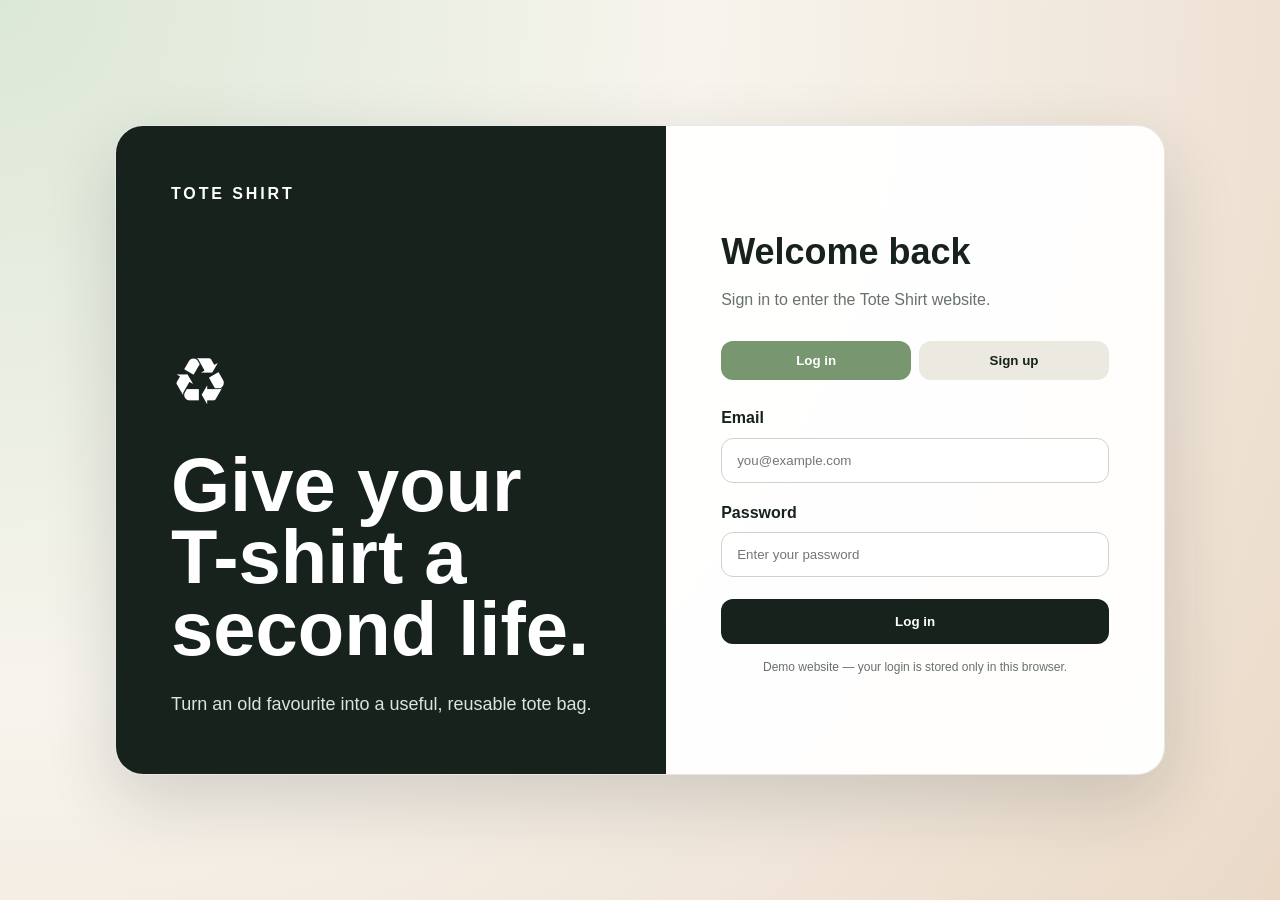
<file: index.html>
<!DOCTYPE html>
<html lang="en">
<head>
    <meta charset="UTF-8">
    <meta name="viewport" content="width=device-width, initial-scale=1.0">
    <title>Tote Shirt — T-Shirt to Tote Bag</title>
    <link rel="stylesheet" href="css.css">
</head>

<body>

<!-- ================= LOGIN / SIGN UP SCREEN ================= -->

<div id="authScreen" class="auth-screen">

    <div class="auth-card">

        <div class="auth-left">
            <div class="brand">TOTE SHIRT</div>

            <div class="auth-message">
                <div class="recycle-symbol">♻</div>

                <h1>
                    Give your<br>
                    T-shirt a<br>
                    second life.
                </h1>

                <p>
                    Turn an old favourite into a useful,
                    reusable tote bag.
                </p>
            </div>
        </div>


        <div class="auth-right">

            <h2 id="authTitle">Welcome back</h2>

            <p class="auth-subtitle">
                Sign in to enter the Tote Shirt website.
            </p>


            <div class="auth-tabs">

                <button
                    class="auth-tab active"
                    id="loginTab"
                    type="button">
                    Log in
                </button>

                <button
                    class="auth-tab"
                    id="signupTab"
                    type="button">
                    Sign up
                </button>

            </div>


            <form id="authForm">

                <div
                    class="form-group"
                    id="nameGroup"
                    style="display:none;">

                    <label for="name">
                        Name
                    </label>

                    <input
                        type="text"
                        id="name"
                        placeholder="Your name">
                </div>


                <div class="form-group">

                    <label for="email">
                        Email
                    </label>

                    <input
                        type="email"
                        id="email"
                        placeholder="you@example.com"
                        required>
                </div>


                <div class="form-group">

                    <label for="password">
                        Password
                    </label>

                    <input
                        type="password"
                        id="password"
                        placeholder="Enter your password"
                        required>
                </div>


                <button
                    type="submit"
                    class="auth-submit"
                    id="authButton">

                    Log in

                </button>

            </form>


            <p class="demo-text">
                Demo website — your login is stored only
                in this browser.
            </p>

        </div>

    </div>

</div>



<!-- ================= MAIN WEBSITE ================= -->

<div id="mainWebsite" style="display:none;">


    <!-- NAVIGATION -->

    <header class="navbar">

        <div class="nav-container">

            <a href="#home" class="logo">
                TOTE SHIRT
            </a>


            <nav class="nav-links">

                <a href="#about">
                    About
                </a>

                <a href="#how">
                    How It Works
                </a>

                <a href="#pricing">
                    Pricing
                </a>

                <a href="#contact">
                    Get in Touch
                </a>

                <button
                    id="logoutButton"
                    class="logout-button">

                    Log out

                </button>

            </nav>

        </div>

    </header>



    <!-- ================= HERO ================= -->

    <section id="home" class="hero">

        <div class="hero-container">

            <div class="hero-text">

                <span class="eyebrow">
                    T-SHIRT → TOTE BAG
                </span>

                <h1>
                    Wear it.<br>
                    Reuse it.
                </h1>

                <p>
                    ReTote transforms old and unwanted
                    T-shirts into practical, reusable
                    tote bags.
                </p>


                <div class="hero-buttons">

                    <a
                        href="#pricing"
                        class="button dark-button">

                        See Pricing

                    </a>


                    <a
                        href="#contact"
                        class="button light-button">

                        Get in Touch

                    </a>

                </div>

            </div>


            <div class="hero-art">

                <div class="tote-illustration">

                    <div class="tote-handle"></div>

                    <div class="tote-body">

                        <span>
                            TOTE SHIRT
                        </span>

                    </div>

                </div>

            </div>

        </div>

    </section>



    <!-- ================= ABOUT ================= -->

    <section id="about" class="section">

        <div class="section-container">

            <span class="eyebrow">
                THE IDEA
            </span>

            <h2 class="section-title">
                A simple change with
                a useful result.
            </h2>

            <p class="section-description">
                Instead of letting an unwanted T-shirt
                sit unused, we transform it into
                something useful that can be carried
                again and again.
            </p>


            <div class="three-cards">


                <div class="info-card">

                    <span class="card-number">
                        01
                    </span>

                    <h3>
                        Upcycle
                    </h3>

                    <p>
                        Give an old T-shirt a new purpose
                        instead of throwing it away.
                    </p>

                </div>



                <div class="info-card">

                    <span class="card-number">
                        02
                    </span>

                    <h3>
                        Personal
                    </h3>

                    <p>
                        Keep the colours, graphics and
                        memories that made your shirt special.
                    </p>

                </div>



                <div class="info-card">

                    <span class="card-number">
                        03
                    </span>

                    <h3>
                        Useful
                    </h3>

                    <p>
                        Turn it into a lightweight tote
                        for everyday use.
                    </p>

                </div>

            </div>

        </div>

    </section>



    <!-- ================= HOW IT WORKS ================= -->

    <section
        id="how"
        class="section steps-section">

        <div class="section-container">

            <span class="eyebrow">
                HOW IT WORKS
            </span>

            <h2 class="section-title">
                From shirt to tote.
            </h2>


            <div class="three-cards">


                <div class="info-card">

                    <span class="card-number">
                        STEP 1
                    </span>

                    <h3>
                        Choose your T-shirt
                    </h3>

                    <p>
                        Pick a clean T-shirt that you
                        no longer use but still want
                        to keep.
                    </p>

                </div>



                <div class="info-card">

                    <span class="card-number">
                        STEP 2
                    </span>

                    <h3>
                        We transform it
                    </h3>

                    <p>
                        The T-shirt is reshaped into
                        a practical tote bag.
                    </p>

                </div>



                <div class="info-card">

                    <span class="card-number">
                        STEP 3
                    </span>

                    <h3>
                        Carry it again
                    </h3>

                    <p>
                        Your old T-shirt gets a
                        completely new purpose.
                    </p>

                </div>

            </div>

        </div>

    </section>



    <!-- ================= PRICING ================= -->

    <section
        id="pricing"
        class="section">

        <div class="section-container">

            <span class="eyebrow">
                SIMPLE PRICING
            </span>

            <h2 class="section-title">
                One clear price.
            </h2>

            <p class="section-description">
                A straightforward starting price for
                a basic T-shirt-to-tote conversion.
            </p>


            <div class="price-card">

                <div>

                    <span class="price-label">
                        TOTE PRICE
                    </span>

                    <div class="price">
                        ₹149
                    </div>

                    <p>
                        Basic T-shirt tote conversion
                    </p>

                </div>


                <a
                    href="#contact"
                    class="button dark-button">

                    Ask About an Order

                </a>

            </div>

        </div>

    </section>



    <!-- ================= GET IN TOUCH ================= -->

    <section
        id="contact"
        class="contact-section">

        <div class="contact-container">


            <!-- POSTER -->

            <div class="contact-poster">

                <div class="poster-top">
                    RETOTE • GET IN TOUCH
                </div>

                <div class="poster-main">

                    <h2>
                        OLD<br>
                        SHIRT.<br>
                        NEW<br>
                        PURPOSE.
                    </h2>

                </div>

                <p>
                    Have a T-shirt you'd like
                    to transform?
                    We'd love to hear from you.
                </p>

            </div>



            <!-- CONTACT INFORMATION -->

            <div class="contact-information">

                <span class="eyebrow">
                    GET IN TOUCH
                </span>

                <h2 class="section-title">
                    Let's make something useful.
                </h2>

                <p class="contact-description">
                    For orders, questions, custom ideas
                    or collaboration, get in touch with us.
                </p>


                <div class="contact-item">

                    <strong>
                        Email
                    </strong>

                    <span>
                        toteshirtindia@gmail.com
                    </span>

                </div>


                <div class="contact-item">

                    <strong>
                        Instagram
                    </strong>

                    <span>
                        @toteshirtindia
                    </span>

                </div>


                <div class="contact-item">

                    <strong>
                        Response time
                    </strong>

                    <span>
                        Usually within 3–5 days
                    </span>

                </div>

            </div>

        </div>

    </section>



    <!-- ================= FOOTER ================= -->

    <footer>

        <p>
            © 2026 ReTote —
            T-shirt to Tote Bag Project.
        </p>

    </footer>


</div>


<script src="script.js"></script>

</body>
</html>
</file>
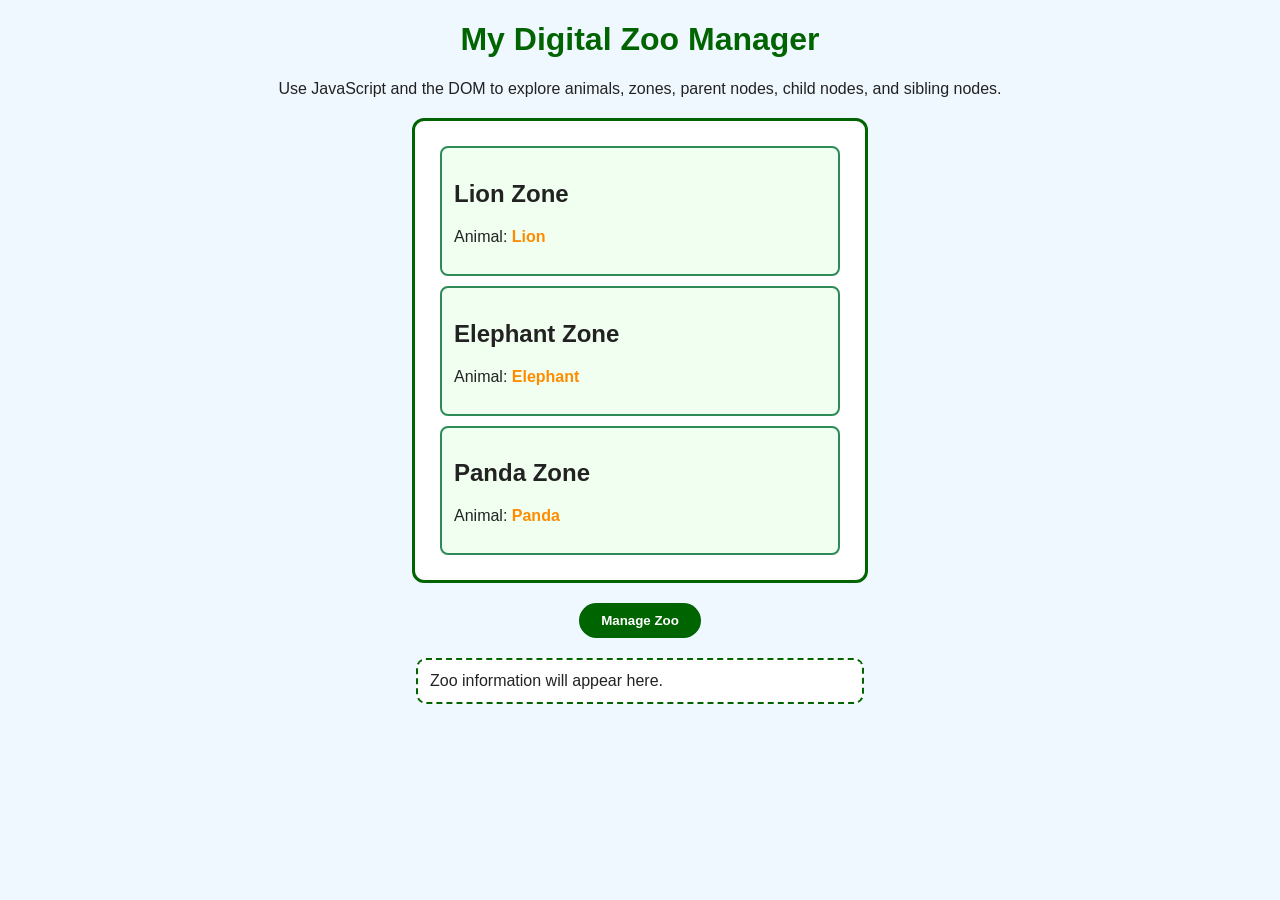
<file: html_js6_pjt.html>
<!DOCTYPE html>
<html>
<head>
  <title>My Digital Zoo Manager</title>

  <style>
    body {
      font-family: Arial, sans-serif;
      background-color: aliceblue;
      text-align: center;
      color: #222222;
    }

    h1 {
      color: darkgreen;
    }

    #zoo {
      width: 420px;
      border: 3px solid darkgreen;
      border-radius: 12px;
      background-color: white;
      margin: 20px auto;
      padding: 15px;
    }

    .zone {
      border: 2px solid seagreen;
      border-radius: 8px;
      margin: 10px;
      padding: 12px;
      background-color: #f0fff0;
      text-align: left;
    }

    .animal {
      font-weight: bold;
      color: darkorange;
    }

    button {
      background-color: darkgreen;
      color: white;
      border: none;
      border-radius: 20px;
      padding: 10px 22px;
      cursor: pointer;
      font-weight: bold;
    }

    #output {
      width: 420px;
      border: 2px dashed darkgreen;
      border-radius: 10px;
      background-color: #ffffff;
      margin: 20px auto;
      padding: 12px;
      text-align: left;
    }
  </style>
</head>

<body>

  <h1>My Digital Zoo Manager</h1>

  <p>
    Use JavaScript and the DOM to explore animals, zones, parent nodes,
    child nodes, and sibling nodes.
  </p>

  <div id="zoo">

    <div class="zone" id="lionZone">
      <h2>Lion Zone</h2>
      <p>Animal: <span class="animal">Lion</span></p>
    </div>

    <div class="zone" id="elephantZone">
      <h2>Elephant Zone</h2>
      <p>Animal: <span class="animal">Elephant</span></p>
    </div>

    <div class="zone" id="pandaZone">
      <h2>Panda Zone</h2>
      <p>Animal: <span class="animal">Panda</span></p>
    </div>

  </div>

  <button onclick="manageZoo()">Manage Zoo</button>

  <div id="output">
    Zoo information will appear here.
  </div>

  <script>
    function manageZoo() {

      // HTML DOM: Selecting elements from the webpage
      let zoo = document.getElementById("zoo");
      let tigerZone = document.getElementById("tigerZone");
      let monkeyZone = document.getElementById("monkeyZone");
      let pandaZone = document.getElementById("pandaZone");
      let output = document.getElementById("output");

      // The DOM Tree: zoo is the parent container of all animal zones
      let parentNodeName = tigerZone.parentNode.id;

      // Parent, Child, and Sibling Nodes
      let firstChildZone = zoo.children[0].id;
      let secondChildZone = zoo.children[1].id;
      let nextSiblingZone = tigerZone.nextElementSibling.id;
      let previousSiblingZone = pandaZone.previousElementSibling.id;

      // Types of Nodes
      let elementNodeType = tigerZone.nodeType;
      let textNodeType = tigerZone.firstChild.nodeType;

      // JavaScript and the DOM: Changing content and style
      tigerZone.style.backgroundColor = "#fff3cd";
      monkeyZone.style.backgroundColor = "#d1ecf1";
      pandaZone.style.backgroundColor = "#f8d7da";

      tigerZone.querySelector("h2").innerHTML = "Updated Tiger Zone";
      monkeyZone.querySelector("h2").innerHTML = "Updated Monkey Zone";
      pandaZone.querySelector("h2").innerHTML = "Updated Panda Zone";

      output.innerHTML =
        "<strong>DOM Tree Information:</strong><br>" +
        "Parent of Tiger Zone: " + parentNodeName + "<br>" +
        "First child of Zoo: " + firstChildZone + "<br>" +
        "Second child of Zoo: " + secondChildZone + "<br><br>" +

        "<strong>Sibling Node Information:</strong><br>" +
        "Next sibling of Tiger Zone: " + nextSiblingZone + "<br>" +
        "Previous sibling of Panda Zone: " + previousSiblingZone + "<br><br>" +

        "<strong>Types of Nodes:</strong><br>" +
        "Tiger Zone element node type: " + elementNodeType + "<br>" +
        "Tiger Zone first child text node type: " + textNodeType + "<br><br>" +

        "<strong>DOM Update:</strong><br>" +
        "The animal zone headings and background colours were updated using JavaScript.";
    }
  </script>

</body>
</html>
</file>
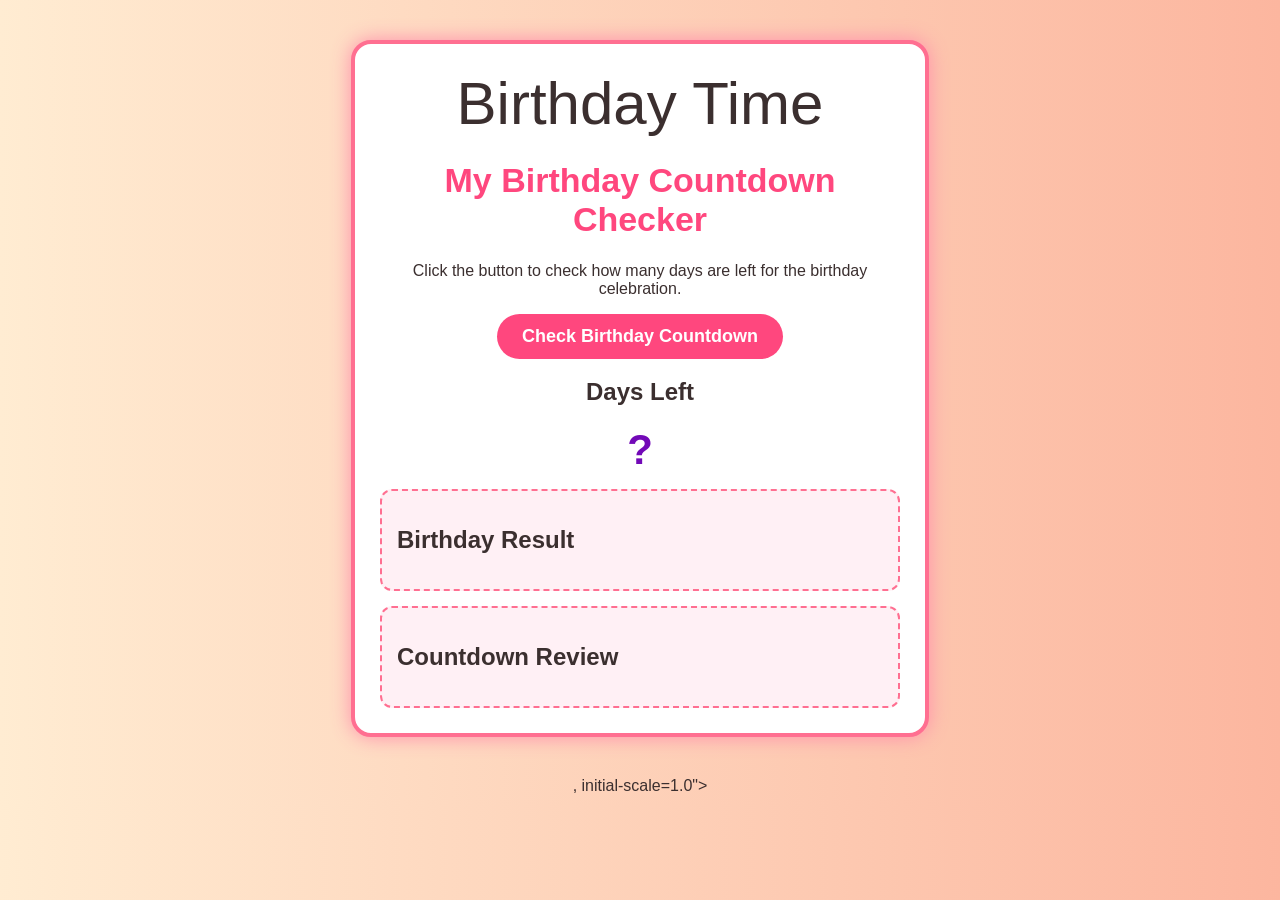
<file: html_js7_pjt.html>
<!DOCTYPE html>
<html lang="en">
<head>
    <meta charset="UTF-8">
    <meta name="viewport" content="width=device-width, initial-scale=1.0">
    <title>My Birthday Countdown Checker</title>


  <style>
    body {
      font-family: Arial, sans-serif;
      background: linear-gradient(to right, #ffecd2, #fcb69f);
      color: #3b2f2f;
      text-align: center;
    }


    .birthday-card {
      width: 520px;
      background-color: white;
      border: 4px solid #ff6f91;
      border-radius: 20px;
      margin: 40px auto;
      padding: 25px;
      box-shadow: 0 0 20px #ff8fab;
    }


    h1 {
      color: #ff477e;
      font-size: 34px;
    }


    .emoji {
      font-size: 60px;
    }


    .info-box {
      background-color: #fff0f5;
      border: 2px dashed #ff6f91;
      border-radius: 12px;
      padding: 15px;
      margin-top: 15px;
      text-align: left;
    }


    button {
      background-color: #ff477e;
      color: white;
      border: none;
      border-radius: 25px;
      padding: 12px 25px;
      font-size: 18px;
      cursor: pointer;
      font-weight: bold;
    }


    button:hover {
      background-color: #d6336c;
    }


    #daysBox {
      font-size: 42px;
      font-weight: bold;
      color: #7209b7;
    }


    #result {
      font-size: 17px;
      line-height: 1.6;
    }


    #countdown {
      color: #ff477e;
      font-weight: bold;
      line-height: 1.6;
    }
  </style>
</head>


<body>


  <div class="birthday-card">


    <div class="emoji">Birthday Time</div>


    <h1>My Birthday Countdown Checker</h1>


    <p>
      Click the button to check how many days are left for the birthday celebration.
    </p>


    <button onclick="checkBirthday()">Check Birthday Countdown</button>


    <h2>Days Left</h2>
    <div id="daysBox">?</div>


    <div class="info-box">
      <h2>Birthday Result</h2>
      <p id="result"></p>
    </div>


    <div class="info-box">
      <h2>Countdown Review</h2>
      <p id="countdown"></p>
    </div>


  </div>


  <script>
    function checkBirthday() {


      // Null and Undefined
      let birthdayGift = null;
      let birthdayPlan;


      // Block Scope using let and const
      const studentName = "Aayushi Jain";
      const birthdayMonth = 9;
      const birthdayDate = 10;


      let message = "HAPPY BIRTHDAY, " + studentName + "!";
      let countdownText = "";


      // The Date Object
      let today = new Date();
      let currentYear = today.getFullYear();


      let birthday = new Date(currentYear, birthdayMonth - 1, birthdayDate);


      // Comparison Operator with if statement
      if (birthday < today) {
        birthday = new Date(currentYear + 1, birthdayMonth - 1, birthdayDate);
      }


      let timeDifference = birthday - today;
      let daysLeft = Math.ceil(timeDifference / (1000 * 60 * 60 * 24));


      // Comparison Operators and if/else Conditional Statements
      if (daysLeft === 0) {
        message = "Happy Birthday, " + studentName + "! Today is your special day!";
      } else if (daysLeft <= 7) {
        message = "Your birthday is almost here, " + studentName + "!";
      } else {
        message = "Keep counting, " + studentName + "! Your birthday is coming soon.";
      }


      // String Concatenation
      let finalMessage = "Student Name: " + studentName + "<br>";
      finalMessage = finalMessage + "Today's Date: " + today.toDateString() + "<br>";
      finalMessage = finalMessage + "Birthday Date: " + birthday.toDateString() + "<br>";
      finalMessage = finalMessage + "Message: " + message + "<br><br>";


      finalMessage = finalMessage + "Birthday Gift: " + birthdayGift + "<br>";
      finalMessage = finalMessage + "Birthday Plan: " + birthdayPlan;


      document.getElementById("daysBox").innerHTML = daysLeft;
      document.getElementById("result").innerHTML = finalMessage;


      // While Loop
      let day = 1;


      while (day <= 5) {
        countdownText = countdownText + "Countdown check " + day;
        countdownText = countdownText + ": Birthday announcement coming soon ...<br>";
        day++;
      }


      document.getElementById("countdown").innerHTML = countdownText;
    }
  </script>


</body>
</html>
, initial-scale=1.0">
    <title>Document</title>
</head>
<body>
    
</body>
</html>
</file>
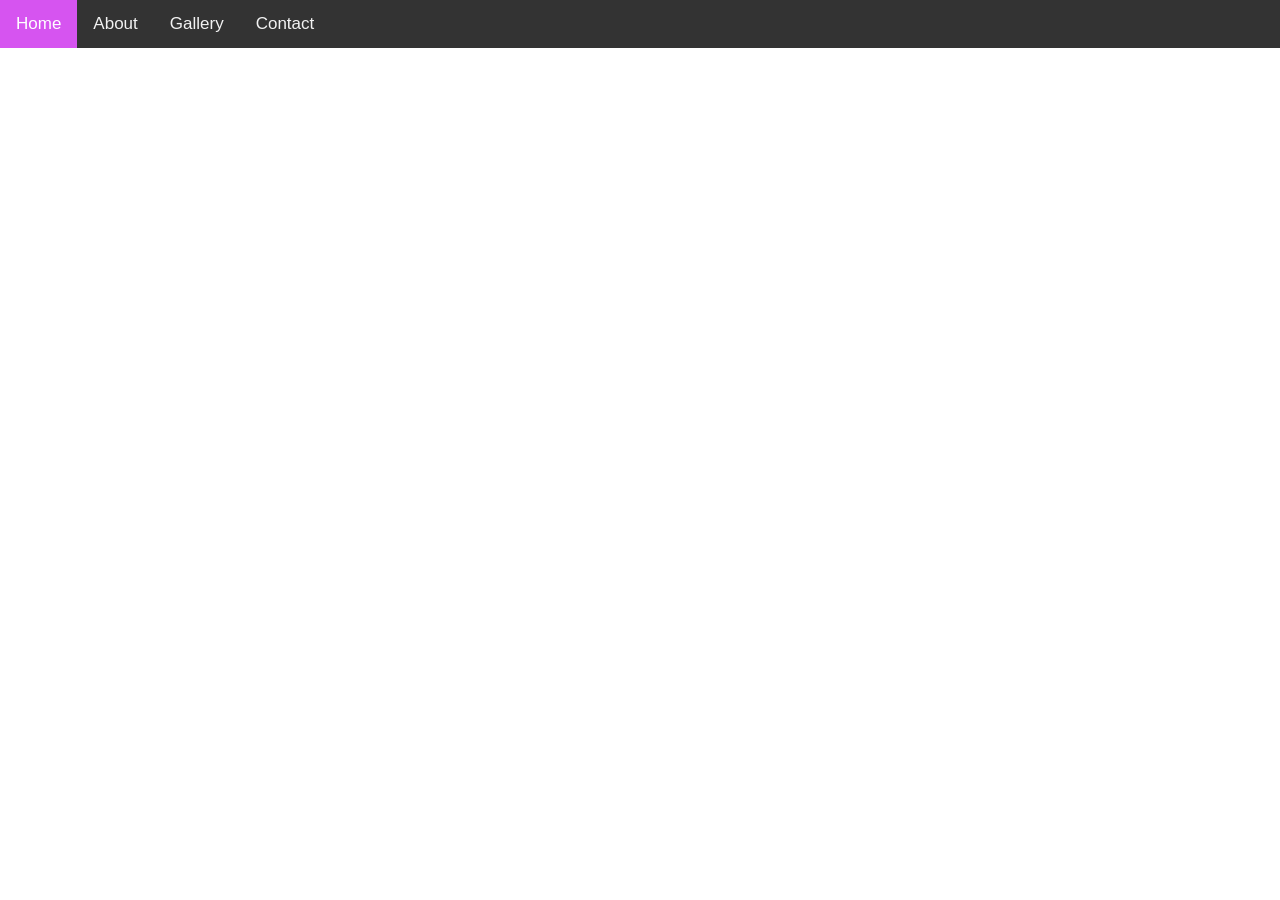
<file: nav.html>
<!DOCTYPE html>
<html lang="en">
    <head>
        <title>Navigation</title>
    <style>
        body{
            margin: 0;
            font-family: Arial, Helvetica, sans-serif;
        }
        .topnav {
            overflow: hidden;
            background-color: #333;
        }
        .topnav a {
            float: left;
            display: block;
            color: #f2f2f2;
            text-align: center;
            padding: 14px 16px;
            text-decoration: none;
            font-size: 17px;}
        .topnav a:hover {
            background-color: #d654f0;
            color: aliceblue;
        }    
        .topnav a.active {
            background-color: #d654f0;
            color: white;
        }
    </style>
    </head>
    <body>
        <div class="topnav">
            <a class="active" href="index.html">Home</a>
            <a href="about.html">About</a>
            <a href="gallery.html">Gallery</a>
            <a href="contact.html">Contact</a>
        </div>
    </body>
</html>
</file>
<file: css.css>
* {
    box-sizing: border-box;
    margin: 0;
    padding: 0;
}

:root {
    --dark: #17221d;
    --dark-soft: #26342d;
    --cream: #f7f4ed;
    --cream-dark: #eee8da;
    --green: #78966f;
    --green-light: #dbe6d6;
    --orange: #c98f62;
    --white: #ffffff;
    --grey: #68716b;
    --border: #dedad1;
}

html {
    scroll-behavior: smooth;
}

body {
    font-family: Arial, Helvetica, sans-serif;
    background: var(--cream);
    color: var(--dark);
    line-height: 1.6;
}

a {
    text-decoration: none;
    color: inherit;
}

button,
input {
    font-family: inherit;
}


/* =========================================================
   LOGIN / SIGN UP
   ========================================================= */

.auth-screen {
    min-height: 100vh;

    display: grid;
    place-items: center;

    padding: 25px;

    background:
        radial-gradient(
            circle at top left,
            #dce8d7 0%,
            #f7f4ed 45%,
            #ead9c7 100%
        );
}


.auth-card {
    width: min(1050px, 100%);

    min-height: 650px;

    display: grid;

    grid-template-columns: 1.05fr 0.95fr;

    overflow: hidden;

    background: rgba(255, 255, 255, 0.95);

    border-radius: 28px;

    border: 1px solid rgba(23, 34, 29, 0.1);

    box-shadow:
        0 25px 70px rgba(23, 34, 29, 0.16);
}


/* LEFT SIDE */

.auth-left {
    padding: 55px;

    display: flex;

    flex-direction: column;

    justify-content: space-between;

    background: var(--dark);

    color: var(--white);
}


.brand,
.logo {
    font-size: 16px;

    font-weight: 900;

    letter-spacing: 0.18em;

    text-transform: uppercase;
}


.auth-message {
    max-width: 520px;
}


.recycle-symbol {
    font-size: 65px;

    margin-bottom: 15px;
}


.auth-message h1 {
    font-size: clamp(45px, 6vw, 76px);

    line-height: 0.95;

    margin-bottom: 25px;
}


.auth-message p {
    max-width: 430px;

    color: #dbe4de;

    font-size: 18px;
}


/* RIGHT SIDE */

.auth-right {
    padding: 55px;

    display: flex;

    flex-direction: column;

    justify-content: center;
}


.auth-right h2 {
    font-size: 36px;

    margin-bottom: 7px;
}


.auth-subtitle {
    color: var(--grey);

    margin-bottom: 28px;
}


.auth-tabs {
    display: flex;

    gap: 8px;

    margin-bottom: 25px;
}


.auth-tab {
    flex: 1;

    padding: 12px;

    border: 0;

    border-radius: 12px;

    background: #ece9e0;

    color: var(--dark);

    font-weight: 800;

    cursor: pointer;

    transition: 0.2s ease;
}


.auth-tab:hover {
    transform: translateY(-1px);
}


.auth-tab.active {
    background: var(--green);

    color: white;
}


.form-group {
    margin-bottom: 17px;
}


.form-group label {
    display: block;

    margin-bottom: 7px;

    font-weight: 700;
}


.form-group input {
    width: 100%;

    padding: 14px 15px;

    border: 1px solid #d4d1c8;

    border-radius: 12px;

    background: white;

    outline: none;

    transition: 0.2s ease;
}


.form-group input:focus {
    border-color: var(--green);

    box-shadow:
        0 0 0 3px rgba(120, 150, 111, 0.15);
}


.auth-submit {
    width: 100%;

    padding: 15px;

    margin-top: 5px;

    border: 0;

    border-radius: 12px;

    background: var(--dark);

    color: white;

    font-weight: 800;

    cursor: pointer;

    transition: 0.2s ease;
}


.auth-submit:hover {
    background: var(--dark-soft);

    transform: translateY(-1px);
}


.demo-text {
    margin-top: 14px;

    text-align: center;

    font-size: 12px;

    color: var(--grey);
}



/* =========================================================
   NAVIGATION
   ========================================================= */

.navbar {
    position: sticky;

    top: 0;

    z-index: 100;

    background: rgba(247, 244, 237, 0.94);

    backdrop-filter: blur(12px);

    border-bottom: 1px solid #e2ddd3;
}


.nav-container {
    max-width: 1200px;

    margin: auto;

    padding: 16px 22px;

    display: flex;

    align-items: center;

    justify-content: space-between;

    gap: 20px;
}


.nav-links {
    display: flex;

    align-items: center;

    gap: 22px;
}


.nav-links a {
    font-size: 14px;

    font-weight: 700;

    transition: 0.2s ease;
}


.nav-links a:hover {
    color: var(--green);
}


.logout-button {
    padding: 8px 13px;

    border: 1px solid #cbc7be;

    border-radius: 10px;

    background: transparent;

    cursor: pointer;

    font-weight: 700;
}



/* =========================================================
   GENERAL
   ========================================================= */

.section {
    padding: 90px 22px;
}


.section-container {
    max-width: 1200px;

    margin: auto;
}


.eyebrow {
    display: inline-block;

    color: var(--green);

    font-size: 12px;

    font-weight: 900;

    letter-spacing: 0.18em;
}


.section-title {
    max-width: 850px;

    margin-top: 12px;

    margin-bottom: 16px;

    font-size: clamp(36px, 5vw, 58px);

    line-height: 1;
}


.section-description {
    max-width: 700px;

    margin-bottom: 38px;

    color: var(--grey);

    font-size: 17px;
}



/* =========================================================
   HERO
   ========================================================= */

.hero {
    padding: 85px 22px 75px;
}


.hero-container {
    max-width: 1200px;

    margin: auto;

    display: grid;

    grid-template-columns: 1.1fr 0.9fr;

    align-items: center;

    gap: 55px;
}


.hero-text h1 {
    margin: 14px 0 24px;

    font-size: clamp(55px, 8vw, 100px);

    line-height: 0.88;
}


.hero-text p {
    max-width: 620px;

    color: var(--grey);

    font-size: 19px;
}


.hero-buttons {
    display: flex;

    flex-wrap: wrap;

    gap: 12px;

    margin-top: 30px;
}


.button {
    display: inline-block;

    padding: 13px 20px;

    border-radius: 12px;

    font-weight: 800;

    transition: 0.2s ease;
}


.button:hover {
    transform: translateY(-2px);
}


.dark-button {
    background: var(--dark);

    color: white;
}


.light-button {
    border: 1px solid #cec9bf;

    background: transparent;
}


/* HERO BAG */

.hero-art {
    min-height: 440px;

    border-radius: 28px;

    display: grid;

    place-items: center;

    overflow: hidden;

    background:
        linear-gradient(
            145deg,
            #d8e2d3,
            #b8c8ad 45%,
            #d4a57d
        );
}


.tote-illustration {
    position: relative;

    width: 250px;

    height: 320px;

    transform: rotate(-6deg);
}


.tote-body {
    position: absolute;

    left: 0;

    bottom: 0;

    width: 250px;

    height: 280px;

    display: flex;

    align-items: center;

    justify-content: center;

    background: #f3eee2;

    border-radius:
        20px
        20px
        38px
        38px;

    box-shadow:
        25px 25px 0 rgba(23, 34, 29, 0.13);
}


.tote-body span {
    font-size: 34px;

    font-weight: 900;

    letter-spacing: 0.16em;
}


.tote-handle {
    position: absolute;

    z-index: 2;

    left: 57px;

    top: 0;

    width: 135px;

    height: 90px;

    border: 16px solid #f3eee2;

    border-bottom: 0;

    border-radius: 90px 90px 0 0;
}



/* =========================================================
   CARDS
   ========================================================= */

.three-cards {
    display: grid;

    grid-template-columns:
        repeat(3, 1fr);

    gap: 20px;
}


.info-card {
    padding: 28px;

    background: white;

    border: 1px solid #e4dfd5;

    border-radius: 20px;

    transition: 0.2s ease;
}


.info-card:hover {
    transform: translateY(-4px);

    box-shadow:
        0 15px 35px rgba(23, 34, 29, 0.08);
}


.card-number {
    color: var(--green);

    font-size: 13px;

    font-weight: 900;

    letter-spacing: 0.08em;
}


.info-card h3 {
    margin: 12px 0 8px;

    font-size: 24px;
}


.info-card p {
    color: var(--grey);
}


.steps-section {
    background: var(--cream-dark);
}



/* =========================================================
   PRICING
   ========================================================= */

.price-card {
    padding: 32px;

    display: flex;

    align-items: center;

    justify-content: space-between;

    gap: 25px;

    background: white;

    border: 1px solid #e4dfd5;

    border-radius: 22px;
}


.price-label {
    display: inline-block;

    padding: 7px 11px;

    border-radius: 999px;

    background: var(--green-light);

    color: var(--dark);

    font-size: 11px;

    font-weight: 900;

    letter-spacing: 0.08em;
}


.price {
    margin-top: 7px;

    font-size: 55px;

    font-weight: 900;

    line-height: 1;
}


.price-card p {
    color: var(--grey);

    margin-top: 7px;
}



/* =========================================================
   CONTACT
   ========================================================= */

.contact-section {
    padding: 90px 22px;

    background: var(--dark);

    color: white;
}


.contact-container {
    max-width: 1200px;

    margin: auto;

    display: grid;

    grid-template-columns:
        1fr 1fr;

    gap: 40px;

    align-items: stretch;
}


.contact-section .eyebrow {
    color: #a8c09f;
}


.contact-section .section-title {
    color: white;
}


.contact-description {
    max-width: 580px;

    color: #d3dbd5;

    margin: 14px 0 25px;
}


/* CONTACT POSTER */

.contact-poster {
    min-height: 450px;

    padding: 40px;

    display: flex;

    flex-direction: column;

    justify-content: space-between;

    border-radius: 25px;

    background:
        linear-gradient(
            145deg,
            #d7e1d1,
            #c98f62
        );

    color: var(--dark);

    box-shadow:
        0 20px 50px rgba(0, 0, 0, 0.2);
}


.poster-top {
    font-size: 12px;

    font-weight: 900;

    letter-spacing: 0.16em;
}


.poster-main h2 {
    font-size: clamp(48px, 7vw, 82px);

    line-height: 0.84;
}


.contact-poster p {
    max-width: 390px;

    font-weight: 700;
}


/* CONTACT INFO */

.contact-item {
    padding: 17px 0;

    border-bottom:
        1px solid
        rgba(255, 255, 255, 0.15);
}


.contact-item strong {
    display: block;

    margin-bottom: 3px;
}


.contact-item span {
    color: #d3dbd5;
}



/* =========================================================
   FOOTER
   ========================================================= */

footer {
    padding: 28px 22px;

    background: #111914;

    color: #cbd3ce;

    text-align: center;

    font-size: 13px;
}



/* =========================================================
   MOBILE
   ========================================================= */

@media (max-width: 850px) {

    .auth-card {
        grid-template-columns: 1fr;
    }


    .auth-left {
        min-height: 350px;

        padding: 35px;
    }


    .auth-right {
        padding: 35px;
    }


    .hero-container {
        grid-template-columns: 1fr;

        gap: 40px;
    }


    .hero-art {
        min-height: 320px;
    }


    .three-cards {
        grid-template-columns: 1fr;
    }


    .contact-container {
        grid-template-columns: 1fr;
    }


    .price-card {
        align-items: flex-start;

        flex-direction: column;
    }

}


@media (max-width: 650px) {

    .nav-container {
        padding: 14px 17px;
    }


    .nav-links {
        display: none;
    }


    .hero {
        padding-top: 55px;
    }


    .hero-text h1 {
        font-size: 62px;
    }


    .section {
        padding: 70px 18px;
    }


    .contact-section {
        padding: 70px 18px;
    }


    .contact-poster {
        min-height: 390px;

        padding: 30px;
    }


    .auth-screen {
        padding: 12px;
    }


    .auth-card {
        border-radius: 20px;
    }

}
</file>
